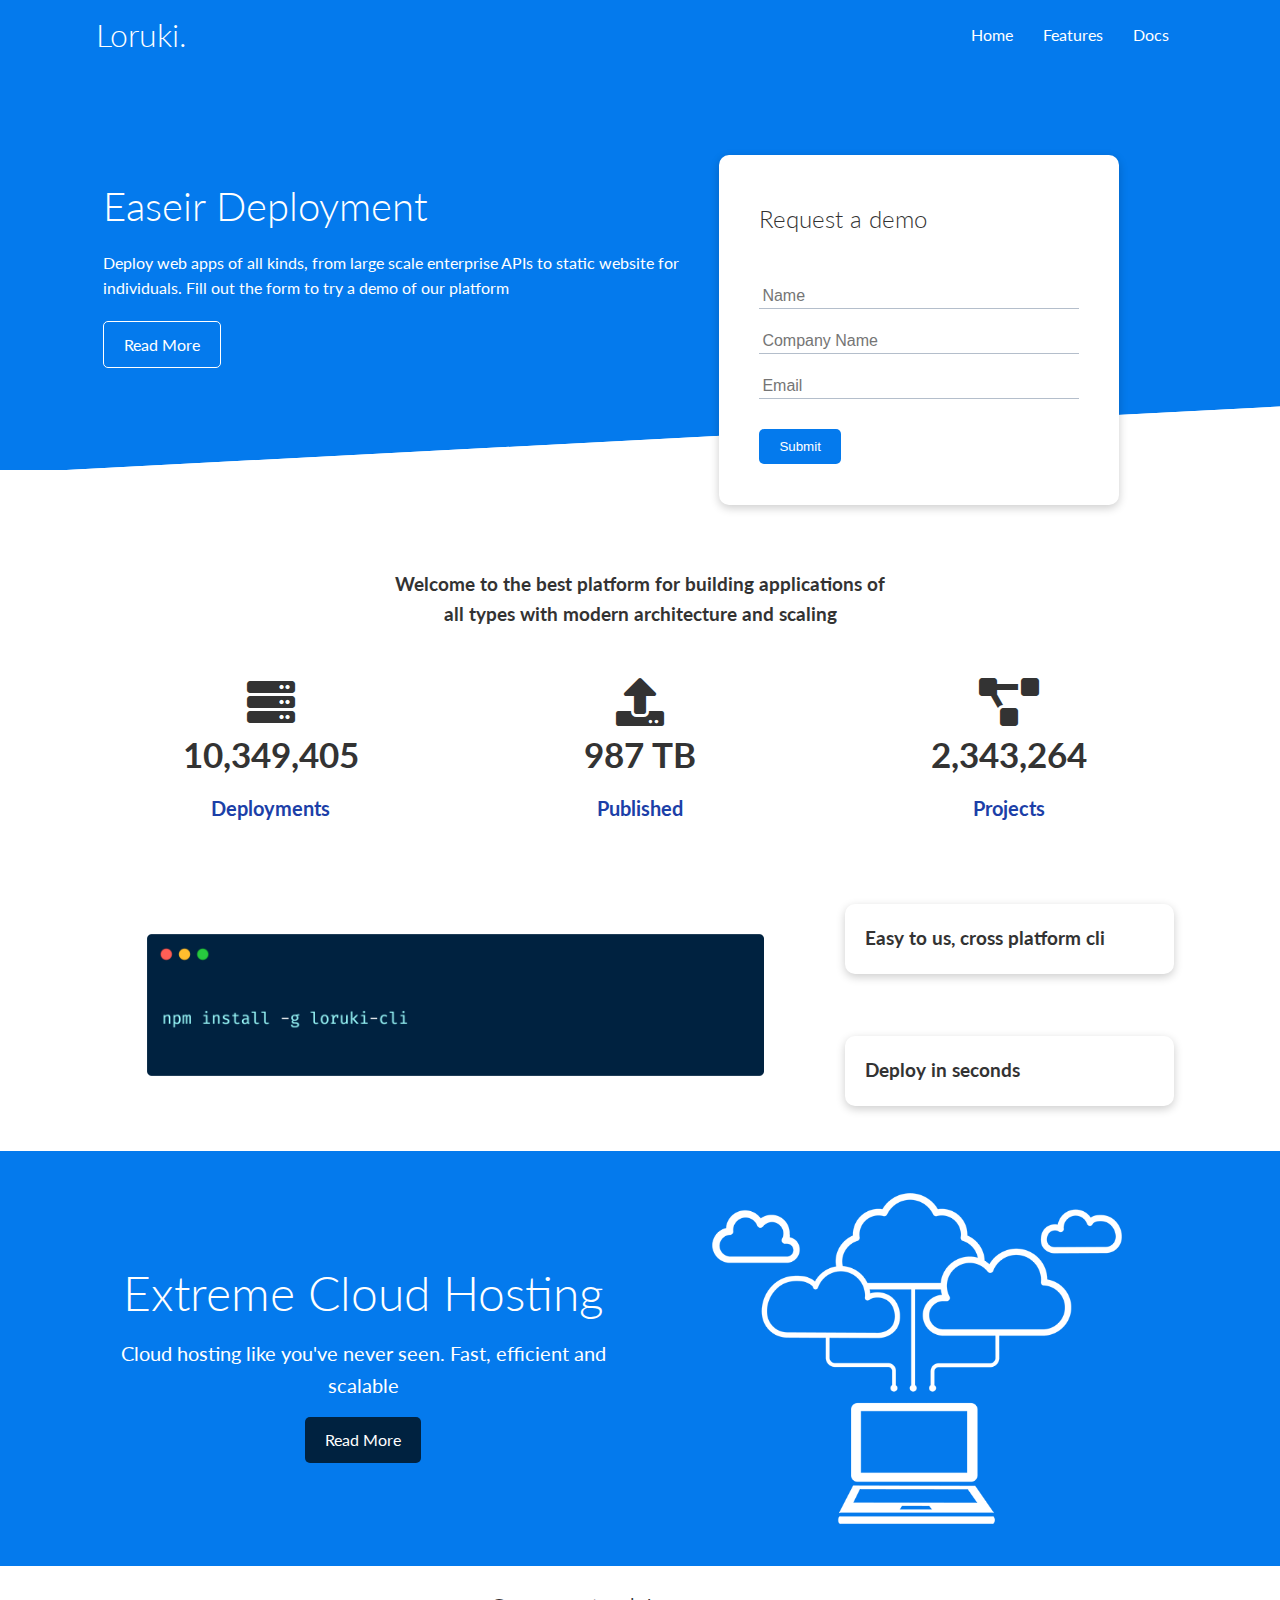
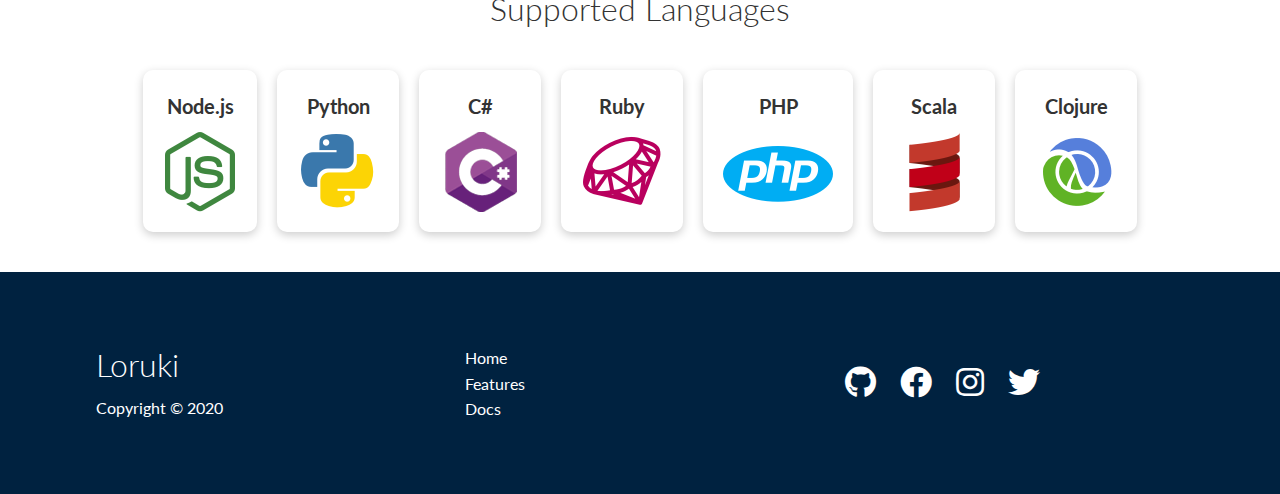
<file: index.html>
<!DOCTYPE html>
<html lang="en">
<head>
    <meta charset="UTF-8">
    <meta name="viewport" content="width=device-width, initial-scale=1.0">
    <link rel="stylesheet" href="https://cdnjs.cloudflare.com/ajax/libs/font-awesome/5.15.1/css/all.min.css" />
    <link rel="stylesheet" href="css/utilities.css">
    <link rel="stylesheet" href="css/style.css">
    <title>Loruki | Cloud Hosting For Everyone</title>
</head>
<body>
    <!-- Navbar -->
    <div class="navbar">
        <div class="container flex">
            <h1 class="logo">Loruki.</h1>
            <nav>
                <ul>
                    <li><a href="index.html">Home</a></li>
                    <li><a href="features.html">Features</a></li>
                    <li><a href="docs.html">Docs</a></li>
                </ul>
            </nav>
        </div>
    </div>

    <!-- Showcase -->
    <section class="showcase">
        <div class="container grid">
            <div class="showcase-text">
                <h1>Easeir Deployment</h1>
                <p>Deploy web apps of all kinds, from large scale enterprise APIs to static website for individuals. Fill out the form to try a demo of our platform</p>
                <a href="features.html" class="btn btn-outline">Read More</a>
            </div>

            <div class="showcase-form card">
                <h2>Request a demo</h2>
                <form name="contact" method="POST" netlify-honeypot="bot-field" data-netlify="true">
                    <input type="hidden" name="form-name" value="contact">
                    <p class="hidden">
                        <label>Don’t fill this out if you're human: <input name="bot-field" /></label>
                      </p>

                    <div class="form-control">
                        <input type="text" name="name" placeholder="Name" required>
                        <input type="text" name="company" placeholder="Company Name" required>
                        <input type="email" name="email" placeholder="Email" required>
                    </div>
                    <input type="submit" balue-"Send" class="btn btn-primary">
                </form>
            </div>
        </div>
    </section>

    <!-- Stats -->
    <section class="stats">
        <div class="container">
            <h3 class="stats-heading text-center my-1">
                Welcome to the best platform for building applications of all types with modern architecture and scaling
            </h3>

            <div class="grid grid-3 text-center my-4">
                <div>
                    <i class="fas fa-server fa-3x"></i>
                    <h3>10,349,405</h3>
                    <p class="text-secondary">Deployments</p>
                </div>
                <div>
                    <i class="fas fa-upload fa-3x"></i>
                    <h3>987 TB</h3>
                    <p class="text-secondary">Published</p>
                </div>
                <div>
                    <i class="fas fa-project-diagram fa-3x"></i>
                    <h3>2,343,264</h3>
                    <p class="text-secondary">Projects</p>
                </div>
            </div>
        </div>
    </section>

    <!-- Cli -->
    <section class="cli">
        <div class="container grid">
            <img src="images/cli.png" alt="">
            <div class="card">
                <h3>Easy to us, cross platform cli</h3>
            </div>
            <div class="card">
                <h3>Deploy in seconds</h3>
            </div>
        </div>
    </section>

    <section class="cloud bg-primary my-2 py-2">
        <div class="container grid">
            <div class="text-center">
                <h2 class="lg">Extreme Cloud Hosting</h2>
                <p class="lead my-1">Cloud hosting like you've never seen. Fast, efficient and scalable</p>
                <a href="features.html" class="btn btn-dark">Read More</a>
            </div>
            <img src="images/cloud.png" alt="">
        </div>
    </section>

    <!-- Languages -->
    <section class="languages">
        <h2 class="md text-center my-2">
            Supported Languages
        </h2>
        <div class="container flex">
            <div class="card">
                <h4>Node.js</h4>
                <img src="images/logos/node.png" alt="">
            </div>
            <div class="card">
                <h4>Python</h4>
                <img src="images/logos/python.png" alt="">
            </div>
            <div class="card">
                <h4>C#</h4>
                <img src="images/logos/csharp.png" alt="">
            </div>
            <div class="card">
                <h4>Ruby</h4>
                <img src="images/logos/ruby.png" alt="">
            </div>
            <div class="card">
                <h4>PHP</h4>
                <img src="images/logos/php.png" alt="">
            </div>
            <div class="card">
                <h4>Scala</h4>
                <img src="images/logos/scala.png" alt="">
            </div>
            <div class="card">
                <h4>Clojure</h4>
                <img src="images/logos/clojure.png" alt="">
            </div>
        </div>
    </section>

    <!-- Footer -->
    <footer class="footer bg-dark py-5">
        <div class="container grid grid-3">
            <div>
                <h1>Loruki</h1>
                <p>Copyright &copy; 2020</p>
            </div>
            <nav>
                <ul>
                    <li><a href="index.html">Home</a></li>
                    <li><a href="features.html">Features</a></li>
                    <li><a href="docs.html">Docs</a></li>

                </ul>
            </nav>
            <div class="social">
                <a href="#"><i class="fab fa-github fa-2x"></i></a>
                <a href="#"><i class="fab fa-facebook fa-2x"></i></a>
                <a href="#"><i class="fab fa-instagram fa-2x"></i></a>
                <a href="#"><i class="fab fa-twitter fa-2x"></i></a>
            </div>
        </div>
    </footer>

</body>
</html>
</file>
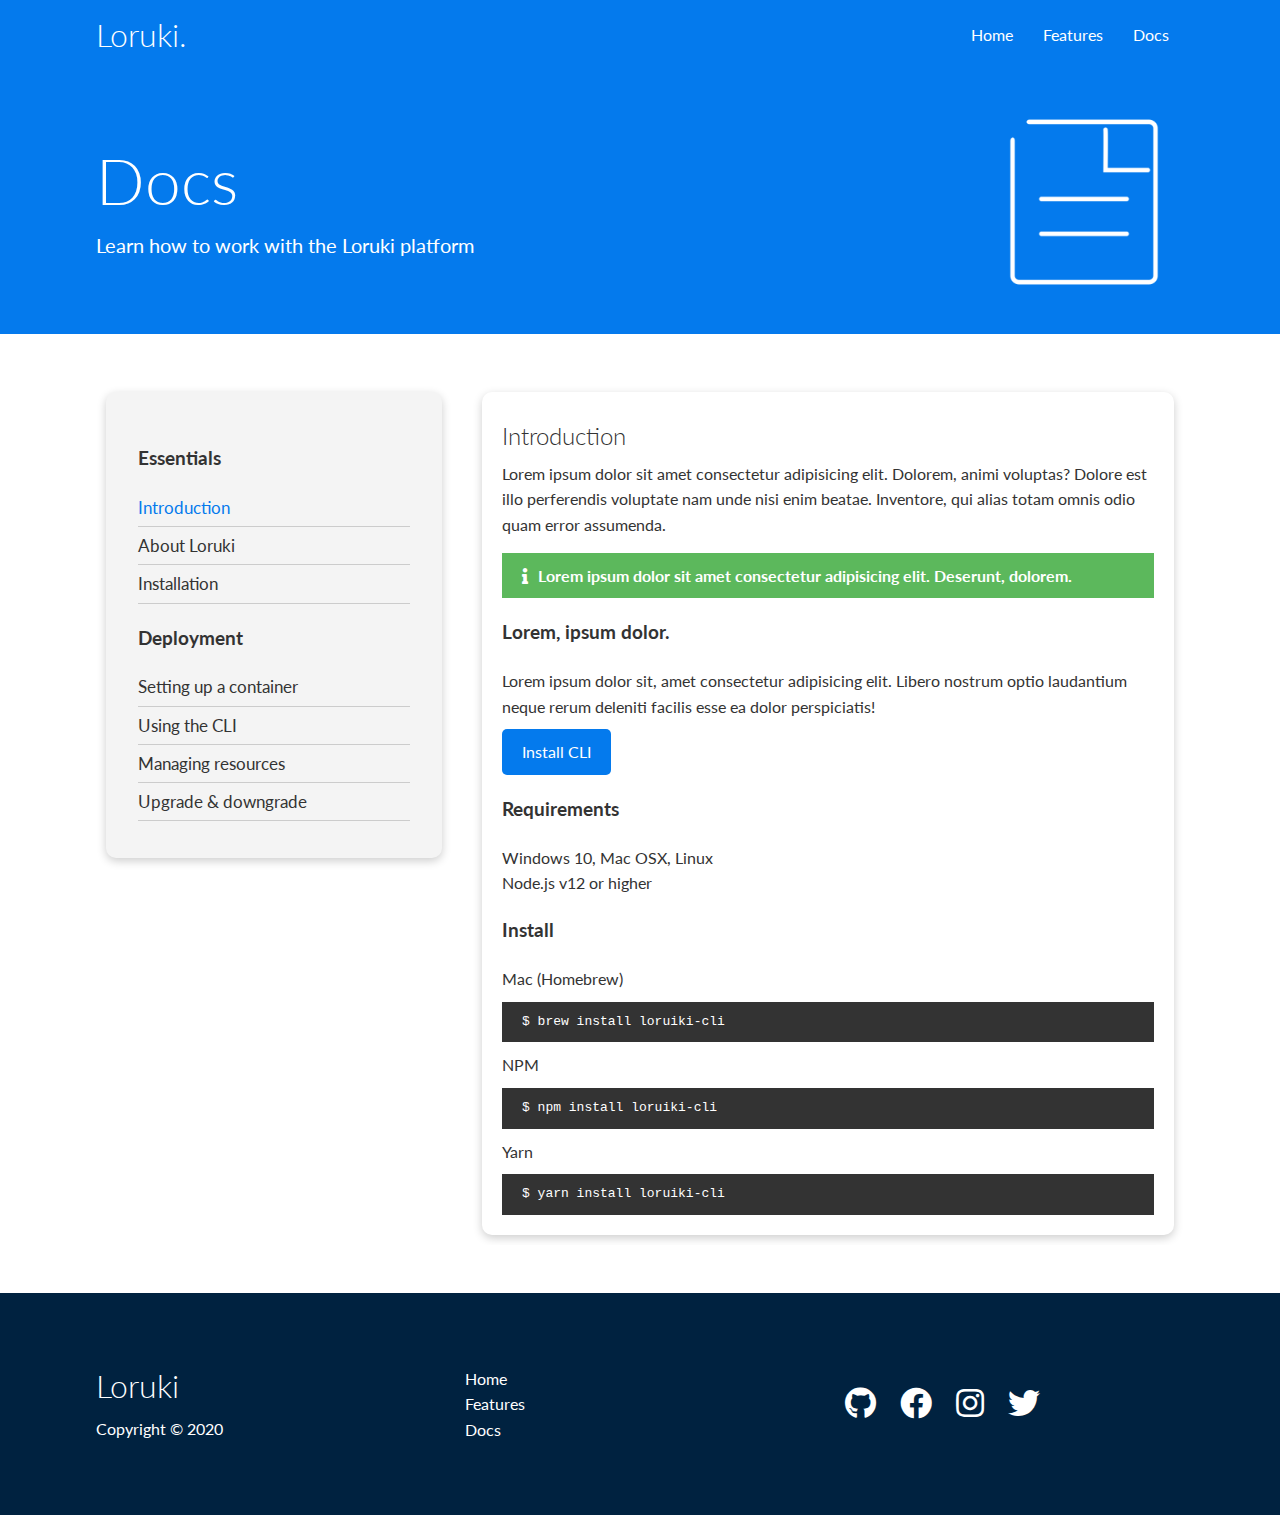
<file: docs.html>
<!DOCTYPE html>
<html lang="en">
<head>
    <meta charset="UTF-8">
    <meta name="viewport" content="width=device-width, initial-scale=1.0">
    <link rel="stylesheet" href="https://cdnjs.cloudflare.com/ajax/libs/font-awesome/5.15.1/css/all.min.css" />
    <link rel="stylesheet" href="css/utilities.css">
    <link rel="stylesheet" href="css/style.css">
    <title>Loruki | Cloud Hosting For Everyone</title>
</head>
<body>
    <!-- Navbar -->
    <div class="navbar">
        <div class="container flex">
            <h1 class="logo">Loruki.</h1>
            <nav>
                <ul>
                    <li><a href="index.html">Home</a></li>
                    <li><a href="features.html">Features</a></li>
                    <li><a href="docs.html">Docs</a></li>
                </ul>
            </nav>
        </div>
    </div>

    <!-- Head -->
    <section class="docs-head bg-primary py-3">
        <div class="container grid">
            <div>
                <h1 class="xl">Docs</h1>
                <p class="lead">Learn how to work with the Loruki platform</p>
            </div>
            <img src="images/docs.png" alt="">
        </div>
    </section>

    <!-- Docs main -->
    <section class="docs-main my-4">
        <div class="container grid">
            <div class="card bg-light p-3">
                <h3 class="my-2">Essentials</h3>
                <nav>
                    <ul>
                        <li><a class="text-primary" href="#">Introduction</a></li>
                        <li><a href="#">About Loruki</a></li>
                        <li><a href="#">Installation</a></li>
                    </ul>
                </nav>


                <h3 class="my-2">Deployment</h3>
                <nav>
                    <ul>
                        <li><a href="#">Setting up a container</a></li>
                        <li><a href="#">Using the CLI</a></li>
                        <li><a href="#">Managing resources</a></li>
                        <li><a href="#">Upgrade & downgrade</a></li>
                    </ul>
                </nav>
            </div>

            <div class="card">
                <h2>Introduction</h2>
                <p>Lorem ipsum dolor sit amet consectetur adipisicing elit. Dolorem, animi voluptas? Dolore est illo perferendis voluptate nam unde nisi enim beatae. Inventore, qui alias totam omnis odio quam error assumenda.</p>

                <div class="alert alert-success">
                    <i class="fas fa-info"></i>Lorem ipsum dolor sit amet consectetur adipisicing elit. Deserunt, dolorem.
                </div>

                <h3>Lorem, ipsum dolor.</h3>
                <p>Lorem ipsum dolor sit, amet consectetur adipisicing elit. Libero nostrum optio laudantium neque rerum deleniti facilis esse ea dolor perspiciatis!</p>
                <a href="#" class="btn btn-primary">Install CLI</a>

                <h3>Requirements</h3>
                <ul>
                    <li>Windows 10, Mac OSX, Linux</li>
                    <li>Node.js v12 or higher</li>
                </ul>

                <h3>Install</h3>
                <p>Mac (Homebrew)</p>
                <pre><code>$ brew install loruiki-cli</code></pre>

                <p>NPM</p>
                <pre><code>$ npm install loruiki-cli</code></pre>

                <p>Yarn</p>
                <pre><code>$ yarn install loruiki-cli</code></pre>
            </div>
        </div>
    </section>

    <!-- Footer -->
    <footer class="footer bg-dark py-5">
        <div class="container grid grid-3">
            <div>
                <h1>Loruki</h1>
                <p>Copyright &copy; 2020</p>
            </div>
            <nav>
                <ul>
                    <li><a href="index.html">Home</a></li>
                    <li><a href="features.html">Features</a></li>
                    <li><a href="docs.html">Docs</a></li>

                </ul>
            </nav>
            <div class="social">
                <a href="#"><i class="fab fa-github fa-2x"></i></a>
                <a href="#"><i class="fab fa-facebook fa-2x"></i></a>
                <a href="#"><i class="fab fa-instagram fa-2x"></i></a>
                <a href="#"><i class="fab fa-twitter fa-2x"></i></a>
            </div>
        </div>
    </footer>

</body>
</html>
</file>
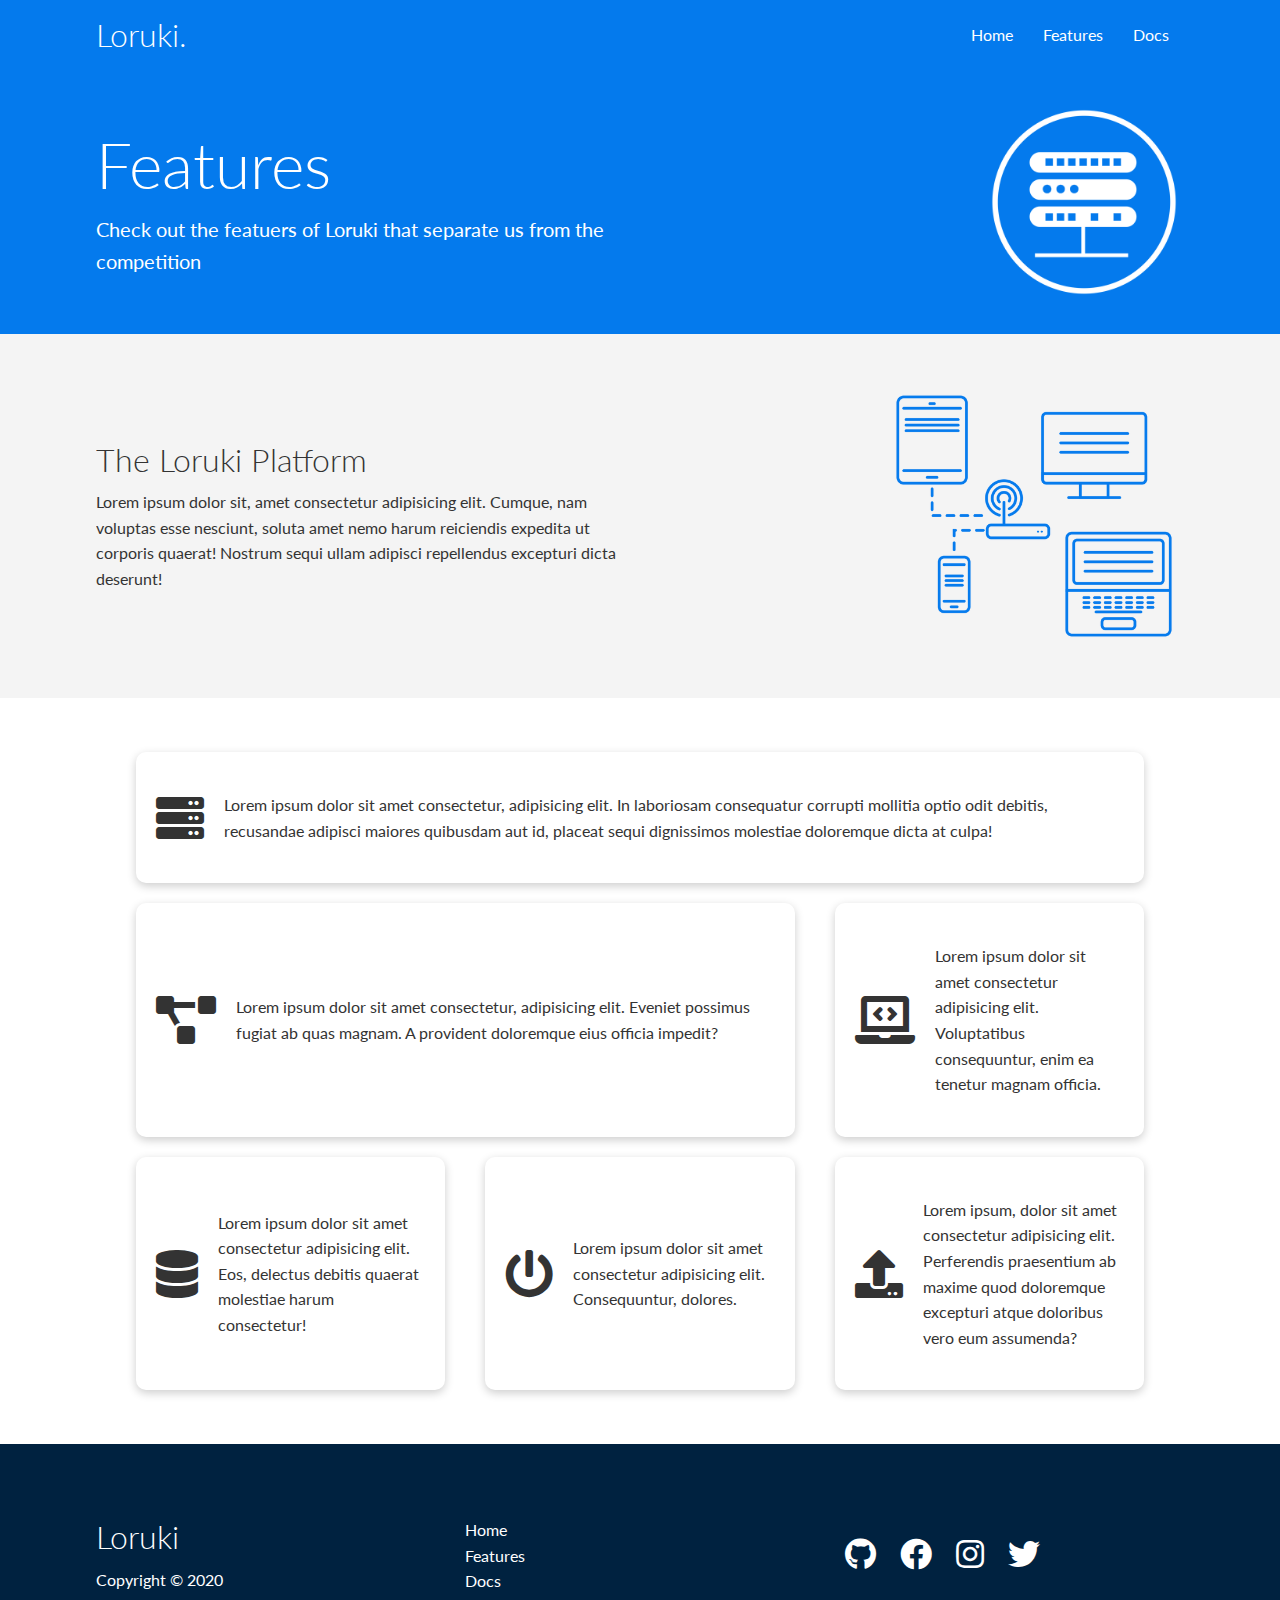
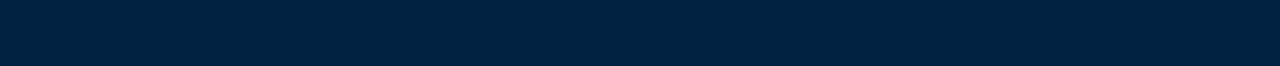
<file: features.html>
<!DOCTYPE html>
<html lang="en">
<head>
    <meta charset="UTF-8">
    <meta name="viewport" content="width=device-width, initial-scale=1.0">
    <link rel="stylesheet" href="https://cdnjs.cloudflare.com/ajax/libs/font-awesome/5.15.1/css/all.min.css" />
    <link rel="stylesheet" href="css/utilities.css">
    <link rel="stylesheet" href="css/style.css">
    <title>Loruki | Cloud Hosting For Everyone</title>
</head>
<body>
    <!-- Navbar -->
    <div class="navbar">
        <div class="container flex">
            <h1 class="logo">Loruki.</h1>
            <nav>
                <ul>
                    <li><a href="index.html">Home</a></li>
                    <li><a href="features.html">Features</a></li>
                    <li><a href="docs.html">Docs</a></li>
                </ul>
            </nav>
        </div>
    </div>

    <!-- Head -->
    <section class="features-head bg-primary py-3">
        <div class="container grid">
            <div>
                <h1 class="xl">Features</h1>
                <p class="lead">Check out the featuers of Loruki that separate us from the competition</p>
            </div>
            <img src="images/server.png" alt="">
        </div>
    </section>

    <!-- Sub head -->
    <section class="features-sub-head bg-light py-3">
        <div class="container grid">
            <div>
                <h1 class="md">The Loruki Platform</h1>
                <p>Lorem ipsum dolor sit, amet consectetur adipisicing elit. Cumque, nam voluptas esse nesciunt, soluta amet nemo harum reiciendis expedita ut corporis quaerat! Nostrum sequi ullam adipisci repellendus excepturi dicta deserunt!</p>
            </div>
            <img src="images/server2.png" alt="">
        </div>
    </section>

    <section class="features-main my-2">
        <div class="container grid grid-3">

            <div class="card flex">
                <i class="fas fa-server fa-3x"></i>
                <p>Lorem ipsum dolor sit amet consectetur, adipisicing elit. In laboriosam consequatur corrupti mollitia optio odit debitis, recusandae adipisci maiores quibusdam aut id, placeat sequi dignissimos molestiae doloremque dicta at culpa!</p>
            </div>

            <div class="card flex">
                <i class="fas fa-project-diagram fa-3x"></i>
                <p>Lorem ipsum dolor sit amet consectetur, adipisicing elit. Eveniet possimus fugiat ab quas magnam. A provident doloremque eius officia impedit?</p>
            </div>

            <div class="card flex">
                <i class="fas fa-laptop-code fa-3x"></i>
                <p>Lorem ipsum dolor sit amet consectetur adipisicing elit. Voluptatibus consequuntur, enim ea tenetur magnam officia.</p>
            </div>

            <div class="card flex">
                <i class="fas fa-database fa-3x"></i>
                <p>Lorem ipsum dolor sit amet consectetur adipisicing elit. Eos, delectus debitis quaerat molestiae harum consectetur!</p>
            </div>

            <div class="card flex">
                <i class="fas fa-power-off fa-3x"></i>
                <p>Lorem ipsum dolor sit amet consectetur adipisicing elit. Consequuntur, dolores.</p>
            </div>

            <div class="card flex">
                <i class="fas fa-upload fa-3x"></i>
                <p>Lorem ipsum, dolor sit amet consectetur adipisicing elit. Perferendis praesentium ab maxime quod doloremque excepturi atque doloribus vero eum assumenda?</p>
            </div>
        </div>
    </section>

    <!-- Footer -->
    <footer class="footer bg-dark py-5">
        <div class="container grid grid-3">
            <div>
                <h1>Loruki</h1>
                <p>Copyright &copy; 2020</p>
            </div>
            <nav>
                <ul>
                    <li><a href="index.html">Home</a></li>
                    <li><a href="features.html">Features</a></li>
                    <li><a href="docs.html">Docs</a></li>

                </ul>
            </nav>
            <div class="social">
                <a href="#"><i class="fab fa-github fa-2x"></i></a>
                <a href="#"><i class="fab fa-facebook fa-2x"></i></a>
                <a href="#"><i class="fab fa-instagram fa-2x"></i></a>
                <a href="#"><i class="fab fa-twitter fa-2x"></i></a>
            </div>
        </div>
    </footer>

</body>
</html>
</file>
<file: css/utilities.css>
.container {
    max-width: 1100px;
    width: 85%;
    margin: 0 auto;
    overflow: auto;
}


.card {
    background-color: #fff;
    color: #333;
    border-radius: 10px;
    box-shadow: 0 3px 10px rgba(0,0,0,0.2);
    padding: 20px;
    margin: 10px;
}

.btn {
    display: inline-block;
    padding: 10px 20px;
    cursor: pointer;
    background: var(--primary-color);
    color: #fff;
    border: none;
    border-radius: 5px;
}


.btn-outline {
    background-color: transparent;
    border: 1px solid #fff;
}

.btn:hover {
    transform: scale(0.98);
}

/* Backgrounds & colored buttons */
.bg-primary, 
.btn-primary {
    background-color: var(--primary-color);
    color: #fff;
}

.bg-secondary, 
.btn-secondary {
    background-color: var(--secondary-color);
    color: #fff;
}

.bg-dark, 
.btn-dark {
    background-color: var(--dark-color);
    color: #fff;
}

.bg-light, 
.btn-light {
    background-color: var(--light-color);
    color: #333;
}

.bg-primary a, 
.btn-primary a,
.bg-secondary a, 
.btn-secondary a,
.bg-dark a, 
.btn-dark a {
    color: #fff;
}

/* Text colors */

.text-primary {
    color: var(--primary-color);
}

.text-secondary {
    color: var(--secondary-color);
}

.text-dark {
    color: var(--dark-color);
}

.text-light {
    color: var(--light-color);
}

/* Text Sizes */
.lead {
    font-size: 20px;
}

.sm {
    font-size: 1rem;
}

.md {
    font-size: 2rem;
}

.lg {
    font-size: 3rem;
}

.xl {
    font-size: 4rem;
}

.text-center {
    text-align: center;
}

/* Alert */
.alert {
    background-color: var(--light-color);
    padding: 10px 20px;
    font-weight: bold;
    margin: 15px 0;
}

.alert i {
    margin-right: 10px;
}

.alert-success {
    background-color: var(--success-color);
    color: #fff;
}

.alert-error {
    background-color: var(--error-color);
    color: #fff;
}


.flex {
    display: flex;
    justify-content: center;
    align-items: center;
    height: 100%;
}

.grid {
    display: grid;
    grid-template-columns: repeat(2, 1fr);
    gap: 20px;
    justify-content: center;
    align-items: center;
    height: 100%;
}

.grid-3 {
    grid-template-columns: repeat(3, 1fr);
}


/* Margin */
.my-1 {
    margin: 1rem 0;
}

.my-2 {
    margin: 1.5rem 0;
}

.my-3 {
    margin: 2rem 0;
}

.my-4 {
    margin: 3rem 0;
}

.my-5 {
    margin: 4rem 0;
}

.m-1 {
    margin: 1rem;
}

.m-2 {
    margin: 1.5rem;
}

.m-3 {
    margin: 2rem;
}

.m-4 {
    margin: 3rem;
}

.m-5 {
    margin: 4rem;
}

/* Padding */

.py-1 {
    padding: 1rem 0;
}

.py-2 {
    padding: 1.5rem 0;
}

.py-3 {
    padding: 2rem 0;
}

.py-4 {
    padding: 3rem 0;
}

.py-5 {
    padding: 4rem 0;
}

.p-1 {
    padding: 1rem;
}

.p-2 {
    padding: 1.5rem;
}

.p-3 {
    padding: 2rem;
}

.p-4 {
    padding: 3rem;
}

.p-5 {
    padding: 4rem;
}
</file>
<file: css/style.css>
@import url('https://fonts.googleapis.com/css2?family=Lato:wght@300&display=swap');

:root {
    --primary-color: #047aed;
    --secondary-color: #1c3fa8;
    --dark-color: #002240;
    --light-color: #f4f4f4;
    --success-color: #5cb85c;
    --error-color: #d9534f;
}

/* Reset */

* {
    box-sizing: border-box;
    padding: 0;
    margin: 0;
}

/* Main Styles */

body {
    font-family: 'Lato', sans-serif;
    color: #333;
    line-height: 1.6;
}

ul {
    list-style-type : none;
}

a {
    text-decoration: none;
    color: #333;
}

h1, 
h2 {
    font-weight: 300;
    line-height: 1.2;
    margin: 10px 0;
}

p{
    margin: 10px 0;
}

img {
    width: 100%;
    display: block;
}

code, pre {
    background: #333;
    color: #fff;
    padding: 10px;
}

.hidden {
    visibility: hidden;
    height: 0;
}

/* Navbar */

.navbar {
    background-color : var(--primary-color);
    color: #fff;
    height: 70px;
}

.navbar ul {
    display: flex;
}

.navbar a {
    color: #fff;
    padding: 10px;
    margin: 0 5px;
}

.navbar a:hover {
    border-bottom: 2px #fff solid;
}

.navbar .flex {
    justify-content: space-between;
}



/* Showcase */

.showcase {
    height: 400px;
    background: var(--primary-color);
    color: #fff;
    position: relative;
    overflow: visible;
}

.showcase h1 {
    font-size: 2.5rem;
}


.showcase p {
    margin: 20px 0;
}


.showcase .grid {
    overflow: visible;
    grid-template-columns: 53% 43%;
    gap: 30px;
}

.showcase-text {
    animation: slideInFromLeft 1s ease-in;
}

.showcase-form {
    position: relative;
    top: 60px;
    height: 350px;
    width: 400px;
    padding: 40px;
    z-index: 100;
    animation: slideInFromRight 1s ease-in;
}

.showcase-form .form-control {
    margin: 20px 0;
}

.showcase-form input[type='text'], 
.showcase-form input[type='email'] {
    border: 0;
    border-bottom: 1px solid #b4becb;
    width: 100%;
    padding: 3px;
    margin: 10px 0;
    font-size: 1rem;
}

.showcase-form input:focus {
    outline: none;
}

.showcase::before,
.showcase::after {
    content: '';
    position: absolute;
    height: 100px;
    bottom: -70px;
    right: 0;
    left: 0;
    background: #fff;
    transform: SkewY(-3deg);
    -webkit-transform: SkewY(-3deg);
    -moz-transform: SkewY(-3deg);
    -ms-transform: SkewY(-3deg);
}


/* Stats */
.stats {
    padding-top: 100px;
    animation: slideInFromBottom 1s ease-in;
}

.stats-heading {
    max-width: 500px;
    margin: auto;
}

.stats .grid h3 {
    font-size: 35px;
}

.stats .grid p {
    font-size: 20px;
    font-weight: bold;
}

/* Cli */
.cli .grid {
    grid-template-columns: repeat(3, 1fr);
    grid-template-rows: repeat(2, 1fr);
}

.cli .grid > *:first-child {
    grid-column: 1 / span 2;
    grid-row: 1 / span 2;
}

/* Cloud */
.cloud .grid {
    grid-template-columns: repeat();
}

/* Languages */

.languages .flex {
    flex-wrap: wrap;
}

.languages .card{
    text-align: center;
    margin: 18px 10px 40px;
    transition: transform 0.2s ease-in;
}

.languages .card h4 {
    font-size: 20px;
    margin-bottom: 10px;
}

.languages .card:hover {
    transform: translateY(-15px);
}

/* Features */
.features-head img,
.docs-head img {
    width: 200px;
    justify-self: flex-end;
}

.features-sub-head img {
    width: 300px;
    justify-self: flex-end;
}

.features-main .card > i{
    margin-right: 20px;
}

.features-main .grid {
    padding: 30px;
}

.features-main .grid > *:first-child {
    grid-column: 1 / span 3;
}

.features-main .grid > *:nth-child(2) {
    grid-column: 1 / span 2;
}


/* Docs */
.docs-main h3 {
    margin: 20px 0;
}

.docs-main .grid {
    grid-template-columns: 1fr 2fr;
    align-items: flex-start;
}

.docs-main nav li {
    font-size: 17px;
    padding-bottom: 5px;
    margin-bottom: 5px;
    border-bottom: 1px #ccc solid;
}

.docs-main a:hover {
    font-weight: bold;
}



/* Footer */


.footer .social a {
    margin: 0 10px;
}


/* animations */
@keyframes slideInFromLeft {
    0% {
        transform: translateX(-100%);
    }

    100% {
        transform: translateX(0);
    }
}

@keyframes slideInFromRight {
    0% {
        transform: translateX(100%);
    }

    100% {
        transform: translateX(0);
    }
}

@keyframes slideInFromTop {
    0% {
        transform: translateY(-100%);
    }

    100% {
        transform: translateX(0);
    }
}

@keyframes slideInFromBottom {
    0% {
        transform: translateY(100%);
    }

    100% {
        transform: translateX(0);
    }
}


/* Tablets and Under */
@media(max-width: 768px){
    .grid,
    .showcase .grid,
    .stats .grid,
    .cli .grid,
    .cloud .grid,
    .features-main .grid,
    .docs-main .grid {
        grid-template-columns: 1fr;
        grid-template-rows: 1fr;
    }

    .showcase {
        height: auto;
    }

    .showcase-text {
        text-align: center;
        margin-top: 40px;
        animation: slideInFromTop 1s ease-in;
    }

    .showcase-form {
        justify-self : center;
        margin: auto;
        animation: slideInFromBottom 1s ease-in;
    }

    .cli .grid > *:first-child {
        grid-column: 1;
        grid-row: 1;
    }

    .features-head,
    .heatures-sub-head,
    .docs-head {
        text-align: center;
    }

    .features-head img,
    .features-sub-head img,
    .docs-head img{
        justify-self: center;
    }

    .features-main .grid > *:first-child,
    .features-main .grid > *:nth-child(2) {
        grid-column: 1;
    }

    footer {
        text-align: center;
    }
}


/* Mobile */
@media(max-width: 500px) {
    .navbar {
        height: 110px;
    }

    .navbar .flex {
        flex-direction: column;
    }

    .navbar ul {
        padding: 10px;
        background-color: rgba(0, 0, 0, 0.1);
    }
}
</file>
